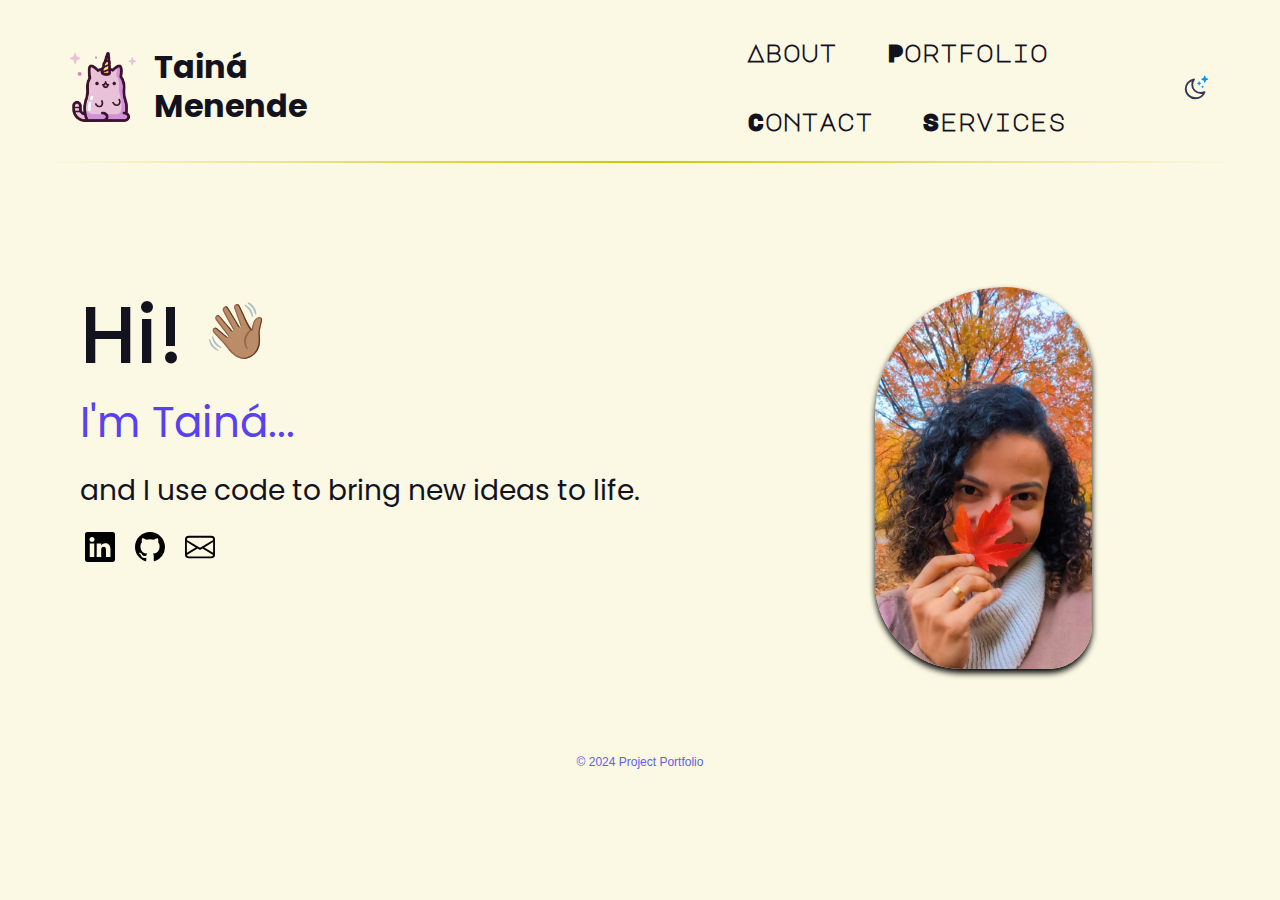
<file: index.html>
<!DOCTYPE html>
<html lang="en">
<head>
    <meta charset="UTF-8">
    <meta name="viewport" content="width=device-width, initial-scale=1.0">
    <title>Home</title>
    <link rel="icon" href="images\code-slash.svg" type="image/svg+xml">
    <link href="https://cdn.jsdelivr.net/npm/bootstrap@5.3.3/dist/css/bootstrap.min.css" rel="stylesheet" integrity="sha384-QWTKZyjpPEjISv5WaRU9OFeRpok6YctnYmDr5pNlyT2bRjXh0JMhjY6hW+ALEwIH" crossorigin="anonymous">
    <link rel="stylesheet" href="https://cdnjs.cloudflare.com/ajax/libs/font-awesome/6.0.0-beta3/css/all.min.css">
    <link rel="stylesheet" href="./style/index.css">
</head>
<body>
    <div id="page" class="container-fluid px-5">

   <!-- HEADER -->
   <header class="d-flex justify-content-between align-items-center py-3 position-relative">

    <div class="d-flex align-items-center">
        <img src="images\unicat.png" alt="cat logo" class="me-3" style="width: 70px; height: 70px;">
        <h2 class="mb-0">
            <a href="index.html" class="text-decoration-none">Tainá Menende</a>
        </h2>
    </div>
            
            <nav>
                <div class="menu-toggle" id="menu-toggle">
                  <span></span>
                  <span></span>
                  <span></span>
                </div>
                <ul class="nav">
                  <li class="nav-item">
                    <a href="about.html" class="nav-link">About</a>
                  </li>
                  <li class="nav-item">
                    <a href="portfolio.html" class="nav-link active">Portfolio</a>
                  </li>
                  <li class="nav-item">
                    <a href="contact.html" class="nav-link">Contact</a>
                  </li>
                  <li class="nav-item">
                    <a href="services.html" class="nav-link">Services</a>
                  </li>
                </ul>
              </nav>    
              
              
            <div id="theme-toggle" class="d-flex">
                <img id="sun-icon" src="images\sun.svg" alt="sun" style="width: 30px; height: 30px;">
                <img id="moon-icon" src="images\moon.svg" alt="moon" style="width: 30px; height: 30px;">
            </div>
            </header>

        <!-- MAIN -->
        <main class="mt-4">
          <div id="content" class="container-fluid px-0 d-flex row">
            <div id="textAbout">
            <h1>Hi! <img src="images\waving-hand.svg" alt="wave hand" class="wave-hand-icon"> </h1>
            <p class="name-text">I'm Tainá...</p>
            <p class="description-text">and I use code to bring new ideas to life.</p>

          <div class="social-links container-fluid px-0">
            <a href="https://www.linkedin.com/in/taimenende" target="_blank" class="social-icon">
                <svg xmlns="http://www.w3.org/2000/svg" width="16" height="16" fill="currentColor" class="bi bi-linkedin" viewBox="0 0 16 16">
                    <path d="M0 1.146C0 .513.526 0 1.175 0h13.65C15.474 0 16 .513 16 1.146v13.708c0 .633-.526 1.146-1.175 1.146H1.175C.526 16 0 15.487 0 14.854zm4.943 12.248V6.169H2.542v7.225zm-1.2-8.212c.837 0 1.358-.554 1.358-1.248-.015-.709-.52-1.248-1.342-1.248S2.4 3.226 2.4 3.934c0 .694.521 1.248 1.327 1.248zm4.908 8.212V9.359c0-.216.016-.432.08-.586.173-.431.568-.878 1.232-.878.869 0 1.216.662 1.216 1.634v3.865h2.401V9.25c0-2.22-1.184-3.252-2.764-3.252-1.274 0-1.845.7-2.165 1.193v.025h-.016l.016-.025V6.169h-2.4c.03.678 0 7.225 0 7.225z"/>
                  </svg>
            </a>
            <a href="https://github.com/taimenende" target="_blank" class="social-icon">
                <svg xmlns="http://www.w3.org/2000/svg" width="16" height="16" fill="currentColor" class="bi bi-github" viewBox="0 0 16 16">
                    <path d="M8 0C3.58 0 0 3.58 0 8c0 3.54 2.29 6.53 5.47 7.59.4.07.55-.17.55-.38 0-.19-.01-.82-.01-1.49-2.01.37-2.53-.49-2.69-.94-.09-.23-.48-.94-.82-1.13-.28-.15-.68-.52-.01-.53.63-.01 1.08.58 1.23.82.72 1.21 1.87.87 2.33.66.07-.52.28-.87.51-1.07-1.78-.2-3.64-.89-3.64-3.95 0-.87.31-1.59.82-2.15-.08-.2-.36-1.02.08-2.12 0 0 .67-.21 2.2.82.64-.18 1.32-.27 2-.27s1.36.09 2 .27c1.53-1.04 2.2-.82 2.2-.82.44 1.1.16 1.92.08 2.12.51.56.82 1.27.82 2.15 0 3.07-1.87 3.75-3.65 3.95.29.25.54.73.54 1.48 0 1.07-.01 1.93-.01 2.2 0 .21.15.46.55.38A8.01 8.01 0 0 0 16 8c0-4.42-3.58-8-8-8"/>
                  </svg>
            </a>
            <a href="mailto:https.tai.br@gmail.com" class="social-icon">
                <svg xmlns="http://www.w3.org/2000/svg" width="16" height="16" fill="currentColor" class="bi bi-envelope" viewBox="0 0 16 16">
                    <path d="M0 4a2 2 0 0 1 2-2h12a2 2 0 0 1 2 2v8a2 2 0 0 1-2 2H2a2 2 0 0 1-2-2zm2-1a1 1 0 0 0-1 1v.217l7 4.2 7-4.2V4a1 1 0 0 0-1-1zm13 2.383-4.708 2.825L15 11.105zm-.034 6.876-5.64-3.471L8 9.583l-1.326-.795-5.64 3.47A1 1 0 0 0 2 13h12a1 1 0 0 0 .966-.741M1 11.105l4.708-2.897L1 5.383z"/>
                  </svg>
            </a>
        </div>
        </div>

            <div class="photo-container d-flex">
                <img src="images\MyPicture.jpeg" alt="my photo" class="profile-photo">
              </div>
        </div>         
        </main>
    
        <!-- FOOTER -->
        <footer class="text-center py-3 mt-5">
            <p class="mb-0">© 2024 Project Portfolio</p>
        </footer>
    </div>

    <script src="https://cdn.jsdelivr.net/npm/bootstrap@5.3.3/dist/js/bootstrap.bundle.min.js" integrity="sha384-YvpcrYf0tY3lHB60NNkmXc5s9fDVZLESaAA55NDzOxhy9GkcIdslK1eN7N6jIeHz" crossorigin="anonymous"></script>
    <script src="js\index.js"></script>
</body>
</html>
</file>
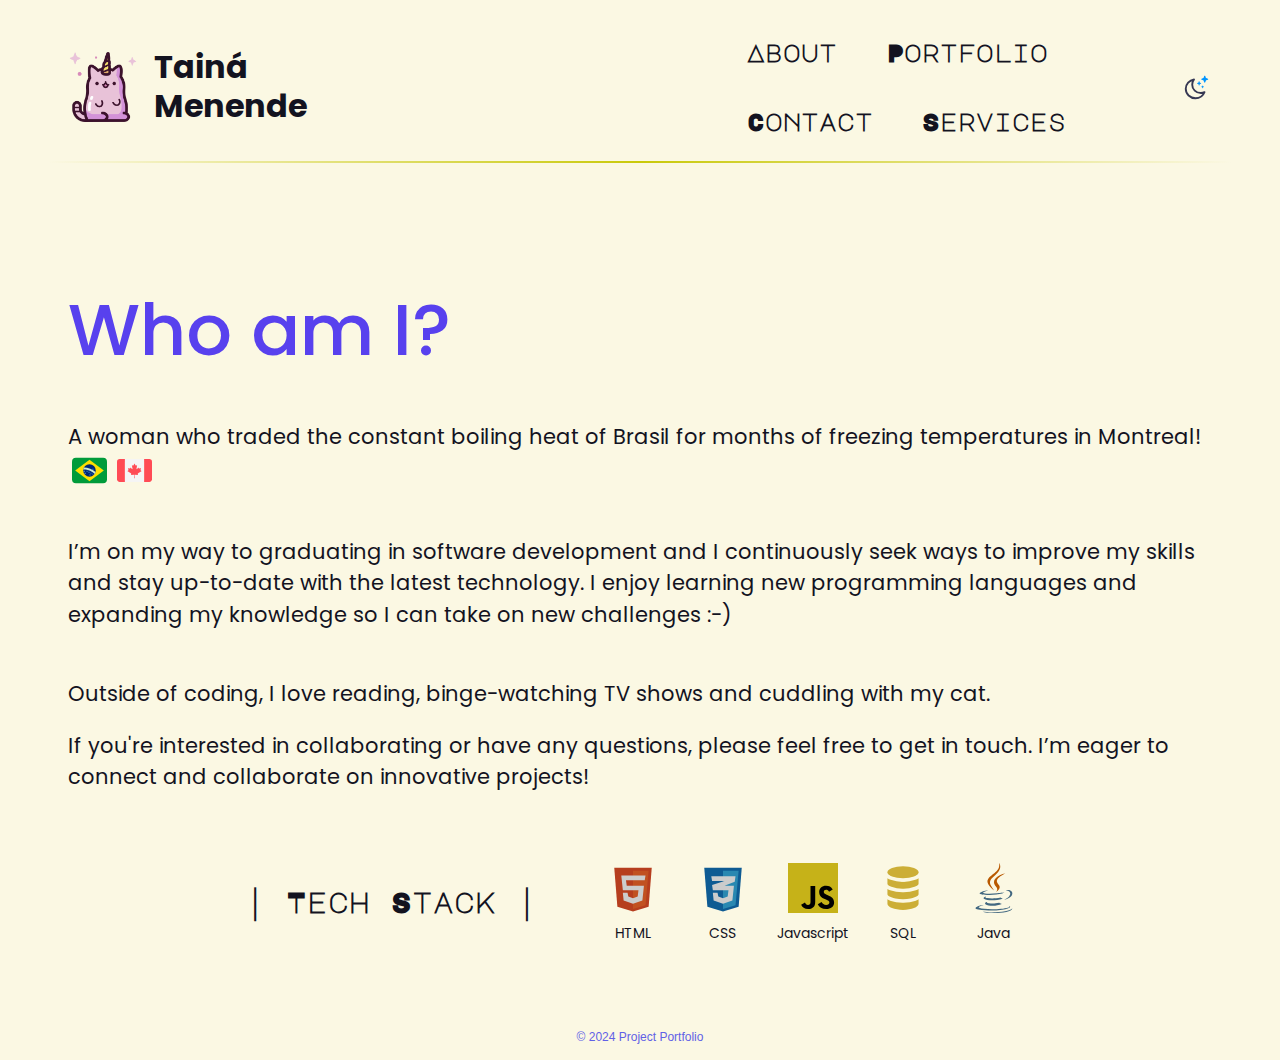
<file: about.html>
<!DOCTYPE html>
<html lang="en">
<head>
    <meta charset="UTF-8">
    <meta name="viewport" content="width=device-width, initial-scale=1.0">
    <title>About me</title>
    <link rel="icon" href="images\code-slash.svg" type="image/svg+xml">
    <link href="https://cdn.jsdelivr.net/npm/bootstrap@5.3.3/dist/css/bootstrap.min.css" rel="stylesheet" integrity="sha384-QWTKZyjpPEjISv5WaRU9OFeRpok6YctnYmDr5pNlyT2bRjXh0JMhjY6hW+ALEwIH" crossorigin="anonymous">
    <link rel="stylesheet" href="style/about.css">
</head>
<body>
    <div id="page" class="container-fluid px-5">
   <!-- HEADER -->
   <header class="d-flex justify-content-between align-items-center py-3 position-relative">

    <div class="d-flex align-items-center">
        <img src="images\unicat.png" alt="Logo" class="me-3" style="width: 70px; height: 70px;">
        <h2 class="mb-0">
            <a href="index.html" class="text-decoration-none">Tainá Menende</a>
        </h2>
    </div>
            
            <nav>
                <div class="menu-toggle" id="menu-toggle">
                  <span></span>
                  <span></span>
                  <span></span>
                </div>
                <ul class="nav">
                  <li class="nav-item">
                    <a href="about.html" class="nav-link">About</a>
                  </li>
                  <li class="nav-item">
                    <a href="portfolio.html" class="nav-link active">Portfolio</a>
                  </li>
                  <li class="nav-item">
                    <a href="contact.html" class="nav-link">Contact</a>
                  </li>
                  <li class="nav-item">
                    <a href="services.html" class="nav-link">Services</a>
                  </li>
                </ul>
              </nav>    
              
              
            <div id="theme-toggle" class="d-flex">
                <img id="sun-icon" src="images\sun.svg" alt="Sol" style="width: 30px; height: 30px;">
                <img id="moon-icon" src="images\moon.svg" alt="Lua" style="width: 30px; height: 30px;">
            </div>
            </header>

            <!-- MAIN -->
            <main class="mt-4">
                <div id="content" class="container-fluid px-0">
                    <h1>Who am I?</h1>
                    <p class="description-text my-5"> 
                        A woman who traded the constant boiling heat of Brasil for months of freezing temperatures in Montreal!
                        <img class="country mx-1" src="images\brasil.svg" alt="Javascript"> <img src="images\canada.svg" alt="Javascript">
                    </p>
                    <p class="description-text my-5">
                         I’m on my way to graduating in software development and I continuously seek ways to improve my skills and stay up-to-date with the latest technology. I enjoy learning new programming languages and expanding my knowledge so I can take on new challenges :-)
                    </p>
                    <p class="description-text">
                        Outside of coding, I love reading, binge-watching TV shows and cuddling with my cat.
                    </p>
                    <p class="description-text">
                        If you're interested in collaborating or have any questions, please feel free to get in touch. I’m eager to connect and collaborate on innovative projects!
                    </p>
                </div>

                <div class="tech-skills container-fluid px-0 d-flex text-center align-items-baseline justify-content-center">
                    <h2 class="tech-skills-text">│ Tech Stack │</h2>
                    <div class="tech-stack-icons row justify-content-space-between">
                        
                        <div class="col-3 col-md-2 tech-icon">
                            <img src="images\html5.svg" alt="HTML5">
                            <p>HTML</p>
                        </div>
                        <div class="col-3 col-md-2 tech-icon">
                            <img src="images\css3.svg" alt="CSS3">
                            <p>CSS</p>
                        </div>
                        <div class="col-3 col-md-2 tech-icon">
                            <img src="images\javascript.svg" alt="Javascript">
                            <p>Javascript</p>
                        </div>
                        <div class="col-3 col-md-2 tech-icon">
                            <img src="images\sql.svg" alt="SQL">
                            <p>SQL</p>
                        </div>
                        <div class="col-3 col-md-2 tech-icon">
                            <img src="images\java.svg" alt="Java">
                            <p>Java</p>
                        </div>
                    </div>
                </div>
          
        </main>
                  <!-- FOOTER -->
        <footer class="text-center py-3 mt-5 mb-3">
            <p>© 2024 Project Portfolio</p>
        </footer>
    </div>

    </div>
    <script src="https://cdn.jsdelivr.net/npm/bootstrap@5.3.3/dist/js/bootstrap.bundle.min.js" integrity="sha384-YvpcrYf0tY3lHB60NNkmXc5s9fDVZLESaAA55NDzOxhy9GkcIdslK1eN7N6jIeHz" crossorigin="anonymous"></script>
    <script src="js\index.js"></script>
</body>
</html>
</file>
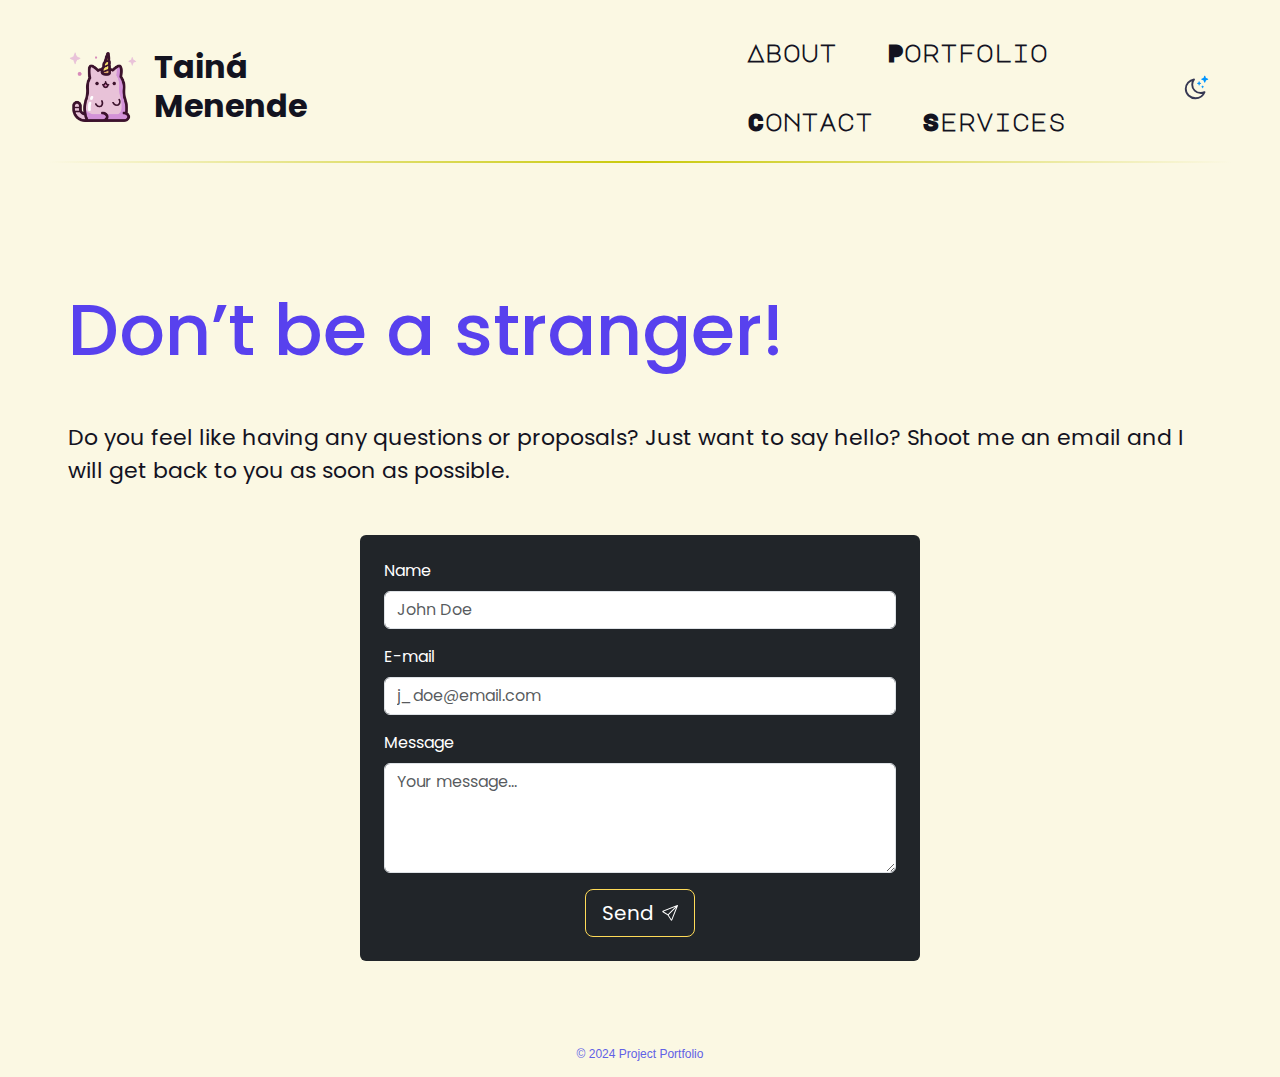
<file: contact.html>
<!DOCTYPE html>
<html lang="en">
<head>
    <meta charset="UTF-8">
    <meta name="viewport" content="width=device-width, initial-scale=1.0">
    <title>Contact</title>
    <link rel="icon" href="images\code-slash.svg" type="image/svg+xml">
    <link href="https://cdn.jsdelivr.net/npm/bootstrap@5.3.3/dist/css/bootstrap.min.css" rel="stylesheet" integrity="sha384-QWTKZyjpPEjISv5WaRU9OFeRpok6YctnYmDr5pNlyT2bRjXh0JMhjY6hW+ALEwIH" crossorigin="anonymous">
    <link rel="stylesheet" href="style/contact.css">
</head>
<body>
    <div id="page" class="container-fluid px-5">
         <!-- HEADER -->
   <header class="d-flex justify-content-between align-items-center py-3 position-relative">

    <div class="d-flex align-items-center">
        <img src="images\unicat.png" alt="Logo" class="me-3" style="width: 70px; height: 70px;">
        <h2 class="mb-0">
            <a href="index.html" class="text-decoration-none">Tainá Menende</a>
        </h2>
    </div>
            
            <nav>
                <div class="menu-toggle" id="menu-toggle">
                  <span></span>
                  <span></span>
                  <span></span>
                </div>
                <ul class="nav">
                  <li class="nav-item">
                    <a href="about.html" class="nav-link">About</a>
                  </li>
                  <li class="nav-item">
                    <a href="portfolio.html" class="nav-link active">Portfolio</a>
                  </li>
                  <li class="nav-item">
                    <a href="contact.html" class="nav-link">Contact</a>
                  </li>
                  <li class="nav-item">
                    <a href="services.html" class="nav-link">Services</a>
                  </li>
                </ul>
              </nav>    
              
              
            <div id="theme-toggle" class="d-flex">
                <img id="sun-icon" src="images\sun.svg" alt="Sol" style="width: 30px; height: 30px;">
                <img id="moon-icon" src="images\moon.svg" alt="Lua" style="width: 30px; height: 30px;">
            </div>
    </header>

            <!-- MAIN -->
            <main class="mt-4">
                <div class="contact-container container-fluid px-0">
                    <h1>Don’t be a stranger!</h1>
                    <p class="text-contact mt-5">Do you feel like having any questions or proposals? Just want to say hello? Shoot me an email and I will get back to you as soon as possible.</p>
                    
                    <div class="row justify-content-center mt-5">
                        <div class="col-md-6">
                            <form action="#" method="POST" class="bg-dark p-4 rounded">
                                <div class="mb-3">
                                    <label for="name" class="form-label text-white">Name</label>
                                    <input type="text" class="form-control" id="name" placeholder="John Doe">
                                </div>
                                <div class="mb-3">
                                    <label for="email" class="form-label text-white">E-mail</label>
                                    <input type="email" class="form-control" id="email" placeholder="j_doe@email.com">
                                </div>
                                <div class="mb-3">
                                    <label for="message" class="form-label text-white">Message</label>
                                    <textarea class="form-control" id="message" rows="4" placeholder="Your message..."></textarea>
                                </div>
                                
                                <div class="d-flex justify-content-center">
                                <button type="submit" class="btn btn-lg d-flex align-items-center"> Send 
                                    <svg xmlns="http://www.w3.org/2000/svg" width="16" height="16" fill="currentColor" class="bi bi-send ms-2" viewBox="0 0 16 16">
                                        <path d="M15.854.146a.5.5 0 0 1 .11.54l-5.819 14.547a.75.75 0 0 1-1.329.124l-3.178-4.995L.643 7.184a.75.75 0 0 1 .124-1.33L15.314.037a.5.5 0 0 1 .54.11ZM6.636 10.07l2.761 4.338L14.13 2.576zm6.787-8.201L1.591 6.602l4.339 2.76z"/>
                                      </svg>
                                </button>
                                </div>
                            </form>
                        </div>
                    </div>
                </div>
            </main>
                              <!-- FOOTER -->
        <footer class="text-center py-3 mt-5 mb-3">
            <p>© 2024 Project Portfolio</p>
        </footer>
    </div>

    </div>
    <script src="https://cdn.jsdelivr.net/npm/bootstrap@5.3.3/dist/js/bootstrap.bundle.min.js" integrity="sha384-YvpcrYf0tY3lHB60NNkmXc5s9fDVZLESaAA55NDzOxhy9GkcIdslK1eN7N6jIeHz" crossorigin="anonymous"></script>
    <script src="js\index.js"></script>
</body>
</html>
</file>
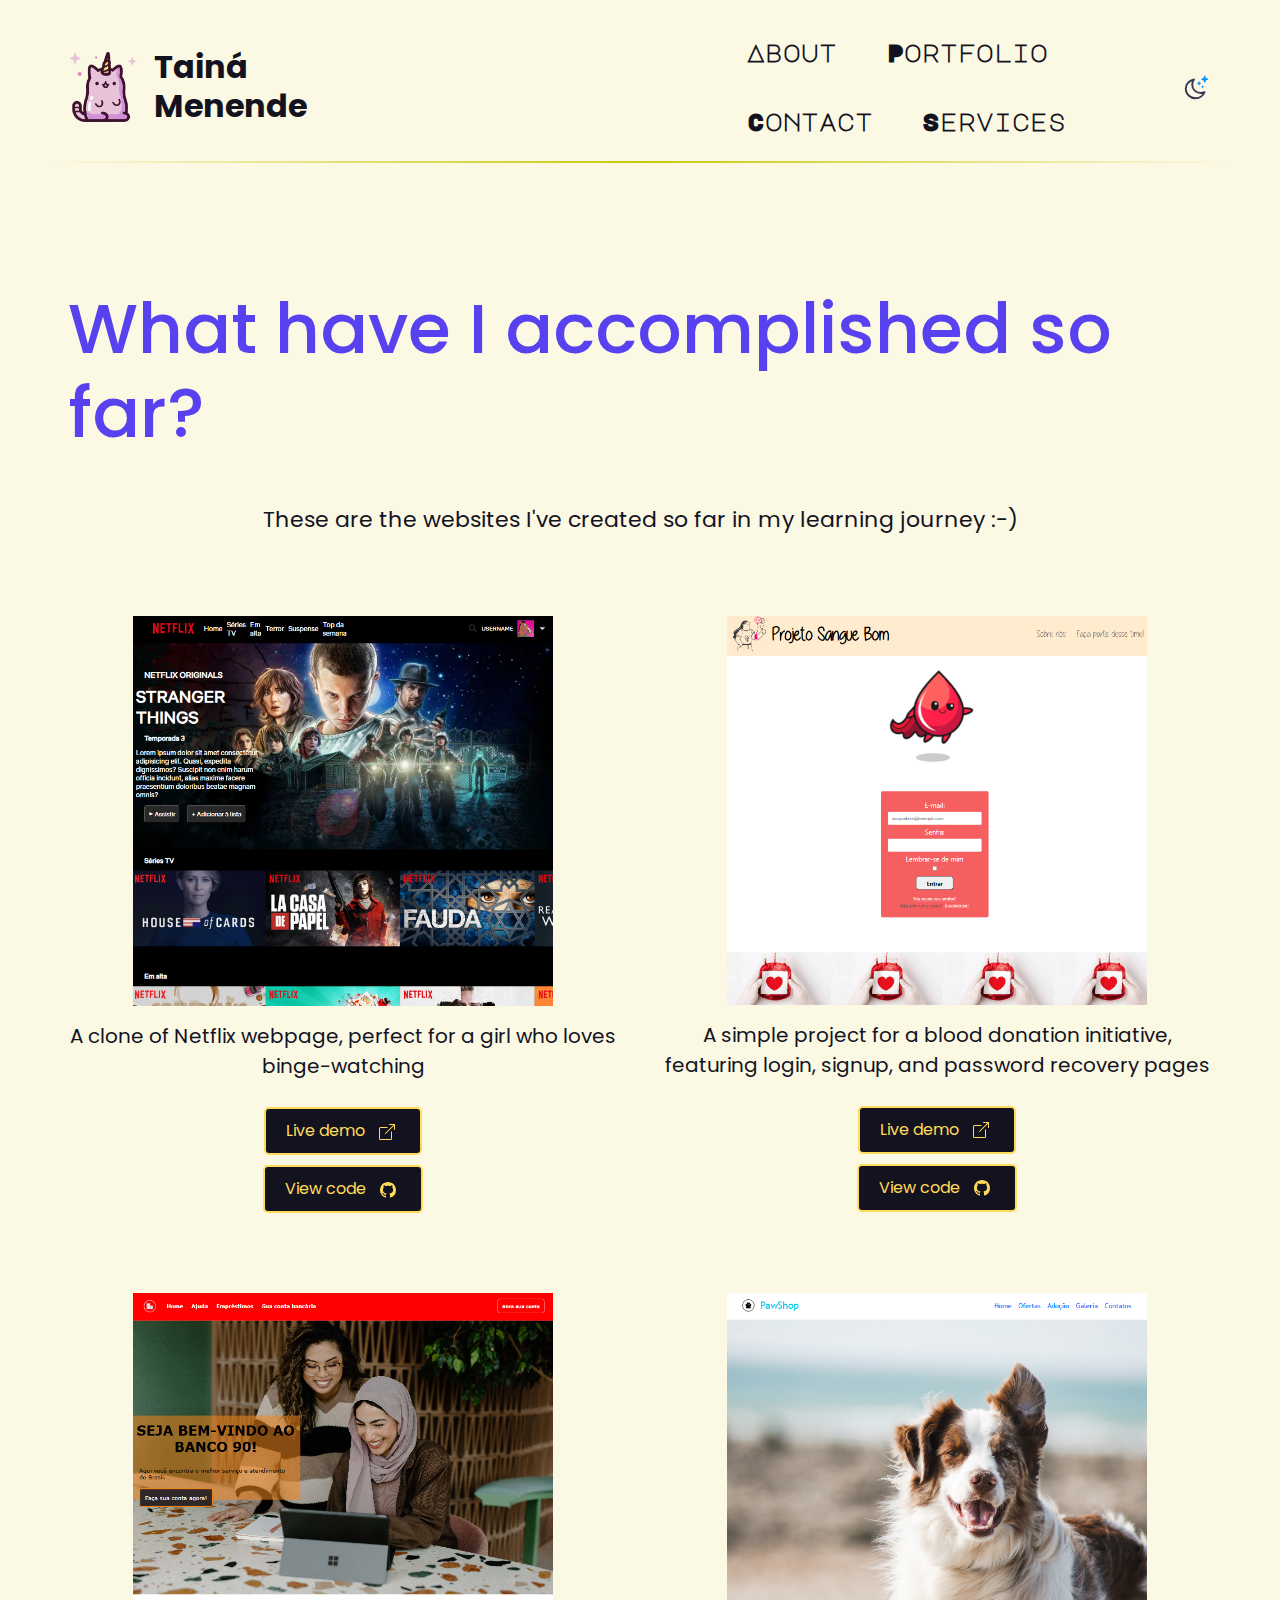
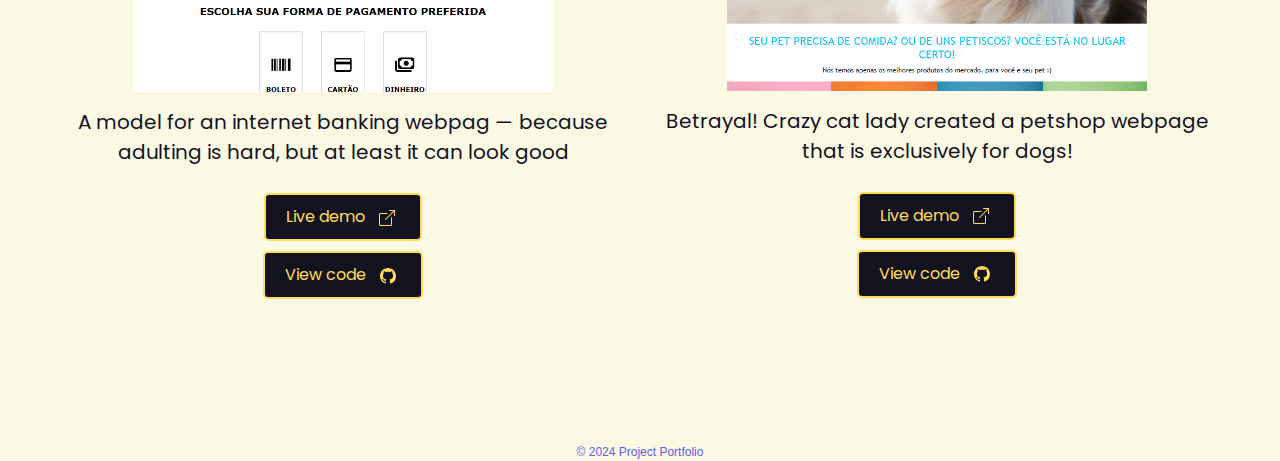
<file: portfolio.html>
<!DOCTYPE html>
<html lang="en">
<head>
    <meta charset="UTF-8">
    <meta name="viewport" content="width=device-width, initial-scale=1.0">
    <title>My portfolio</title>
    <link rel="icon" href="images\code-slash.svg" type="image/svg+xml">
    <link href="https://cdn.jsdelivr.net/npm/bootstrap@5.3.3/dist/css/bootstrap.min.css" rel="stylesheet" integrity="sha384-QWTKZyjpPEjISv5WaRU9OFeRpok6YctnYmDr5pNlyT2bRjXh0JMhjY6hW+ALEwIH" crossorigin="anonymous">
    <link rel="stylesheet" href="./style/portfolio.css">
    
</head>
<body>
    <div id="page" class="container-fluid px-5">
   <!-- HEADER -->
   <header class="d-flex justify-content-between align-items-center py-3 position-relative">

    <div class="d-flex align-items-center">
        <img src="images\unicat.png" alt="Logo" class="me-3" style="width: 70px; height: 70px;">
        <h2 class="mb-0">
            <a href="index.html" class="text-decoration-none">Tainá Menende</a>
        </h2>
    </div>
            
            <nav>
                <div class="menu-toggle" id="menu-toggle">
                  <span></span>
                  <span></span>
                  <span></span>
                </div>
                <ul class="nav">
                  <li class="nav-item">
                    <a href="about.html" class="nav-link">About</a>
                  </li>
                  <li class="nav-item">
                    <a href="portfolio.html" class="nav-link active">Portfolio</a>
                  </li>
                  <li class="nav-item">
                    <a href="contact.html" class="nav-link">Contact</a>
                  </li>
                  <li class="nav-item">
                    <a href="services.html" class="nav-link">Services</a>
                  </li>
                </ul>
              </nav>    
              
              
            <div id="theme-toggle" class="d-flex">
                <img id="sun-icon" src="images\sun.svg" alt="Sol" style="width: 30px; height: 30px;">
                <img id="moon-icon" src="images\moon.svg" alt="Lua" style="width: 30px; height: 30px;">
            </div>
            </header>

        <!-- MAIN -->
        <main class="mt-4">
          <div id="content" class="container-fluid px-0">
            <h1>What have I accomplished so far? </h1>
            <p class="description-text text-center my-5" style="font-size: 22px">These are the websites I've created so far in my learning journey :-)</p>
          </div>

          <div class="projects container-fluid px-0">

            <div class="netflix d-flex"> <!--Netflix project -->
                <img src="images\NetflixClone.png" alt="NeftlixClone webpage">
                <div class="project-description">
                    <p>A clone of Netflix webpage, perfect for a girl who loves binge-watching</p>
                </div>

               <div class="buttons d-flex container-fluid px-0">
                <a href="https://taimenende.github.io/NetflixClone/" target="_blank" class="button d-flex-row"> Live demo
                    <svg xmlns="http://www.w3.org/2000/svg" width="16" height="16" fill="currentColor" class="bi bi-box-arrow-up-right" viewBox="0 0 16 16">
                        <path fill-rule="evenodd" d="M8.636 3.5a.5.5 0 0 0-.5-.5H1.5A1.5 1.5 0 0 0 0 4.5v10A1.5 1.5 0 0 0 1.5 16h10a1.5 1.5 0 0 0 1.5-1.5V7.864a.5.5 0 0 0-1 0V14.5a.5.5 0 0 1-.5.5h-10a.5.5 0 0 1-.5-.5v-10a.5.5 0 0 1 .5-.5h6.636a.5.5 0 0 0 .5-.5"/>
                        <path fill-rule="evenodd" d="M16 .5a.5.5 0 0 0-.5-.5h-5a.5.5 0 0 0 0 1h3.793L6.146 9.146a.5.5 0 1 0 .708.708L15 1.707V5.5a.5.5 0 0 0 1 0z"/>
                      </svg> </a> 
                <a href="https://github.com/taimenende/NetflixClone" target="_blank" class="button d-flex-row"> View code
                    <svg xmlns="http://www.w3.org/2000/svg" width="16" height="16" fill="currentColor" class="bi bi-github" viewBox="0 0 16 16">
                        <path d="M8 0C3.58 0 0 3.58 0 8c0 3.54 2.29 6.53 5.47 7.59.4.07.55-.17.55-.38 0-.19-.01-.82-.01-1.49-2.01.37-2.53-.49-2.69-.94-.09-.23-.48-.94-.82-1.13-.28-.15-.68-.52-.01-.53.63-.01 1.08.58 1.23.82.72 1.21 1.87.87 2.33.66.07-.52.28-.87.51-1.07-1.78-.2-3.64-.89-3.64-3.95 0-.87.31-1.59.82-2.15-.08-.2-.36-1.02.08-2.12 0 0 .67-.21 2.2.82.64-.18 1.32-.27 2-.27s1.36.09 2 .27c1.53-1.04 2.2-.82 2.2-.82.44 1.1.16 1.92.08 2.12.51.56.82 1.27.82 2.15 0 3.07-1.87 3.75-3.65 3.95.29.25.54.73.54 1.48 0 1.07-.01 1.93-.01 2.2 0 .21.15.46.55.38A8.01 8.01 0 0 0 16 8c0-4.42-3.58-8-8-8"/>
                      </svg>  
                    </a>
                </div> 
            </div>

            <div class="sanguebom d-flex"> <!-- Sangue bom project -->
                <img src="images\SangueBom.png" alt="SangueBom webpage">
                <div class="project-description">
                    <p>A simple project for a blood donation initiative, featuring login, signup, and password recovery pages</p>
                </div>

                <div class="buttons d-flex container-fluid px-0"> 
                <a href="https://taimenende.github.io/ProjetoSangueBom/" target="_blank" class="button d-flex-row"> Live demo 
                    <svg xmlns="http://www.w3.org/2000/svg" width="16" height="16" fill="currentColor" class="bi bi-box-arrow-up-right" viewBox="0 0 16 16">
                        <path fill-rule="evenodd" d="M8.636 3.5a.5.5 0 0 0-.5-.5H1.5A1.5 1.5 0 0 0 0 4.5v10A1.5 1.5 0 0 0 1.5 16h10a1.5 1.5 0 0 0 1.5-1.5V7.864a.5.5 0 0 0-1 0V14.5a.5.5 0 0 1-.5.5h-10a.5.5 0 0 1-.5-.5v-10a.5.5 0 0 1 .5-.5h6.636a.5.5 0 0 0 .5-.5"/>
                        <path fill-rule="evenodd" d="M16 .5a.5.5 0 0 0-.5-.5h-5a.5.5 0 0 0 0 1h3.793L6.146 9.146a.5.5 0 1 0 .708.708L15 1.707V5.5a.5.5 0 0 0 1 0z"/>
                      </svg>
                </a> 

                <a href="https://github.com/taimenende/ProjetoSangueBom" target="_blank" class="button d-flex-row"> View code
                <svg xmlns="http://www.w3.org/2000/svg" width="16" height="16" fill="currentColor" class="bi bi-github" viewBox="0 0 16 16">
                    <path d="M8 0C3.58 0 0 3.58 0 8c0 3.54 2.29 6.53 5.47 7.59.4.07.55-.17.55-.38 0-.19-.01-.82-.01-1.49-2.01.37-2.53-.49-2.69-.94-.09-.23-.48-.94-.82-1.13-.28-.15-.68-.52-.01-.53.63-.01 1.08.58 1.23.82.72 1.21 1.87.87 2.33.66.07-.52.28-.87.51-1.07-1.78-.2-3.64-.89-3.64-3.95 0-.87.31-1.59.82-2.15-.08-.2-.36-1.02.08-2.12 0 0 .67-.21 2.2.82.64-.18 1.32-.27 2-.27s1.36.09 2 .27c1.53-1.04 2.2-.82 2.2-.82.44 1.1.16 1.92.08 2.12.51.56.82 1.27.82 2.15 0 3.07-1.87 3.75-3.65 3.95.29.25.54.73.54 1.48 0 1.07-.01 1.93-.01 2.2 0 .21.15.46.55.38A8.01 8.01 0 0 0 16 8c0-4.42-3.58-8-8-8"/>
                  </svg> </a>
            </div>
            </div>

            <div class="banco90 d-flex"> <!-- Banco90 project -->
                <img src="images\Banco900.png" alt="Banco90 webpage">
                <div class="project-description">
                    <p>A model for an internet banking webpag — because adulting is hard, but at least it can look good</p>
                </div>
            
                <div class="buttons d-flex container-fluid px-0"> 
                    <a href="https://taimenende.github.io/Banco90/" target="_blank" class="button d-flex-row"> Live demo
                        <svg xmlns="http://www.w3.org/2000/svg" width="16" height="16" fill="currentColor" class="bi bi-box-arrow-up-right" viewBox="0 0 16 16">
                            <path fill-rule="evenodd" d="M8.636 3.5a.5.5 0 0 0-.5-.5H1.5A1.5 1.5 0 0 0 0 4.5v10A1.5 1.5 0 0 0 1.5 16h10a1.5 1.5 0 0 0 1.5-1.5V7.864a.5.5 0 0 0-1 0V14.5a.5.5 0 0 1-.5.5h-10a.5.5 0 0 1-.5-.5v-10a.5.5 0 0 1 .5-.5h6.636a.5.5 0 0 0 .5-.5"/>
                            <path fill-rule="evenodd" d="M16 .5a.5.5 0 0 0-.5-.5h-5a.5.5 0 0 0 0 1h3.793L6.146 9.146a.5.5 0 1 0 .708.708L15 1.707V5.5a.5.5 0 0 0 1 0z"/>
                        </svg> 
                    </a>
                    <a href="https://github.com/taimenende/Banco90" target="_blank" class="button d-flex-row"> View code
                        <svg xmlns="http://www.w3.org/2000/svg" width="16" height="16" fill="currentColor" class="bi bi-github" viewBox="0 0 16 16">
                            <path d="M8 0C3.58 0 0 3.58 0 8c0 3.54 2.29 6.53 5.47 7.59.4.07.55-.17.55-.38 0-.19-.01-.82-.01-1.49-2.01.37-2.53-.49-2.69-.94-.09-.23-.48-.94-.82-1.13-.28-.15-.68-.52-.01-.53.63-.01 1.08.58 1.23.82.72 1.21 1.87.87 2.33.66.07-.52.28-.87.51-1.07-1.78-.2-3.64-.89-3.64-3.95 0-.87.31-1.59.82-2.15-.08-.2-.36-1.02.08-2.12 0 0 .67-.21 2.2.82.64-.18 1.32-.27 2-.27s1.36.09 2 .27c1.53-1.04 2.2-.82 2.2-.82.44 1.1.16 1.92.08 2.12.51.56.82 1.27.82 2.15 0 3.07-1.87 3.75-3.65 3.95.29.25.54.73.54 1.48 0 1.07-.01 1.93-.01 2.2 0 .21.15.46.55.38A8.01 8.01 0 0 0 16 8c0-4.42-3.58-8-8-8"/>
                        </svg>  
                    </a>
                </div> 
            </div>
            
            
            <div class="pawshop d-flex"> <!-- PawShop project -->
                <img src="images/Pawshopp.png" alt="PawShop webpage">
                <div class="project-description">
                    <p>Betrayal! Crazy cat lady created a petshop webpage that is exclusively for dogs!</p>
                </div>
            
                <div class="buttons d-flex container-fluid px-0">
                    <a href="https://taimenende.github.io/PawShop/" target="_blank" class="button d-flex-row"> Live demo
                        <svg xmlns="http://www.w3.org/2000/svg" width="16" height="16" fill="currentColor" class="bi bi-box-arrow-up-right" viewBox="0 0 16 16">
                            <path fill-rule="evenodd" d="M8.636 3.5a.5.5 0 0 0-.5-.5H1.5A1.5 1.5 0 0 0 0 4.5v10A1.5 1.5 0 0 0 1.5 16h10a1.5 1.5 0 0 0 1.5-1.5V7.864a.5.5 0 0 0-1 0V14.5a.5.5 0 0 1-.5.5h-10a.5.5 0 0 1-.5-.5v-10a.5.5 0 0 1 .5-.5h6.636a.5.5 0 0 0 .5-.5"/>
                            <path fill-rule="evenodd" d="M16 .5a.5.5 0 0 0-.5-.5h-5a.5.5 0 0 0 0 1h3.793L6.146 9.146a.5.5 0 1 0 .708.708L15 1.707V5.5a.5.5 0 0 0 1 0z"/>
                        </svg>
                    </a>
            
                    <a href="https://github.com/taimenende/PawShop" target="_blank" class="button d-flex-row"> View code
                        <svg xmlns="http://www.w3.org/2000/svg" width="16" height="16" fill="currentColor" class="bi bi-github" viewBox="0 0 16 16">
                            <path d="M8 0C3.58 0 0 3.58 0 8c0 3.54 2.29 6.53 5.47 7.59.4.07.55-.17.55-.38 0-.19-.01-.82-.01-1.49-2.01.37-2.53-.49-2.69-.94-.09-.23-.48-.94-.82-1.13-.28-.15-.68-.52-.01-.53.63-.01 1.08.58 1.23.82.72 1.21 1.87.87 2.33.66.07-.52.28-.87.51-1.07-1.78-.2-3.64-.89-3.64-3.95 0-.87.31-1.59.82-2.15-.08-.2-.36-1.02.08-2.12 0 0 .67-.21 2.2.82.64-.18 1.32-.27 2-.27s1.36.09 2 .27c1.53-1.04 2.2-.82 2.2-.82.44 1.1.16 1.92.08 2.12.51.56.82 1.27.82 2.15 0 3.07-1.87 3.75-3.65 3.95.29.25.54.73.54 1.48 0 1.07-.01 1.93-.01 2.2 0 .21.15.46.55.38A8.01 8.01 0 0 0 16 8c0-4.42-3.58-8-8-8"/>
                        </svg>
                    </a>
                </div>
            </div>  
          </main>

    <!-- FOOTER -->
    <footer class="text-center py-3 mt-5">
        <p class="mb-0">© 2024 Project Portfolio</p>
    </footer>

</div>
<script src="https://cdn.jsdelivr.net/npm/bootstrap@5.3.3/dist/js/bootstrap.bundle.min.js" integrity="sha384-YvpcrYf0tY3lHB60NNkmXc5s9fDVZLESaAA55NDzOxhy9GkcIdslK1eN7N6jIeHz" crossorigin="anonymous"></script>
<script src="js\index.js"></script>
</body>
</html>
</file>
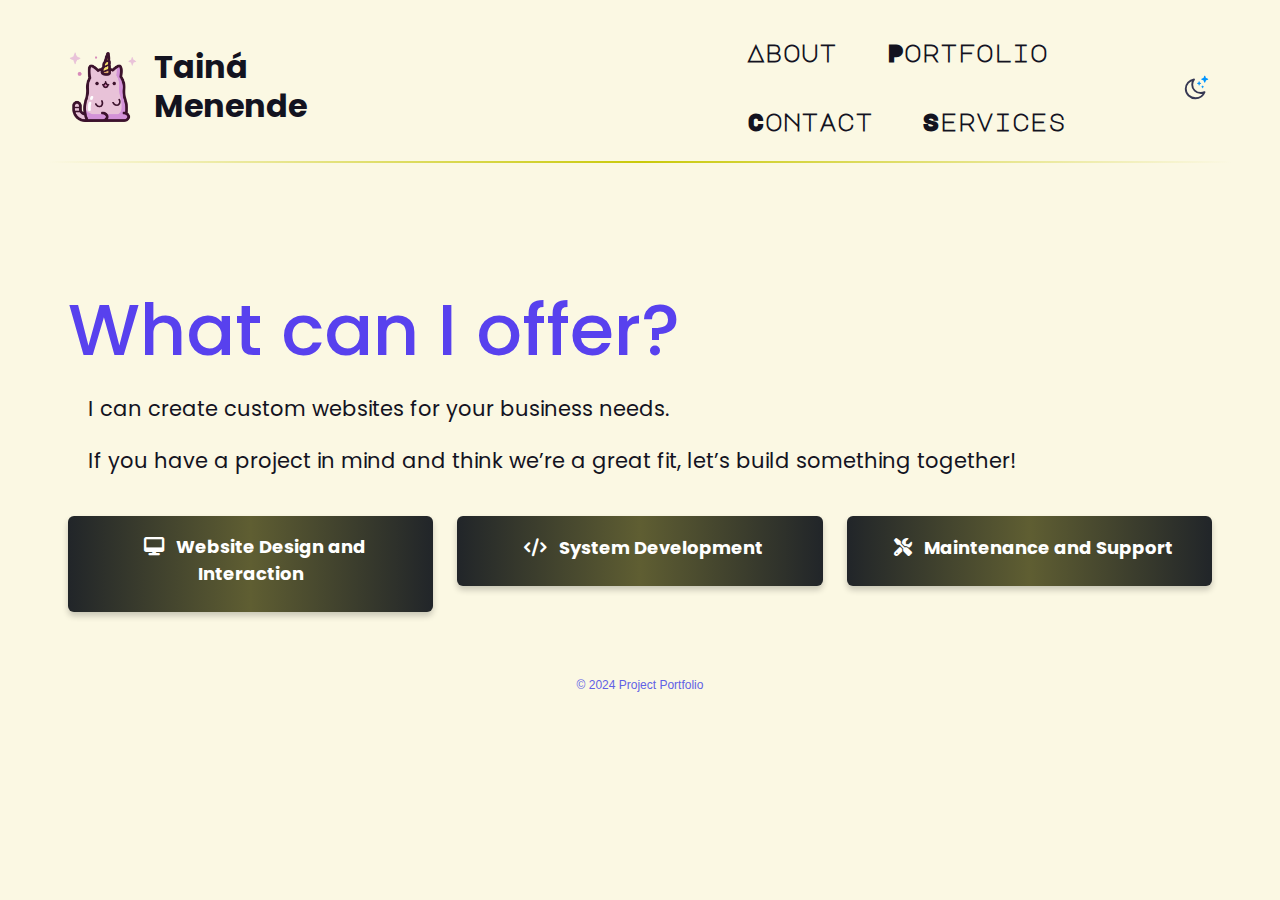
<file: services.html>
<!DOCTYPE html>
<html lang="en">
<head>
    <meta charset="UTF-8">
    <meta name="viewport" content="width=device-width, initial-scale=1.0">
    <title>Services</title>
    <link rel="icon" href="images\code-slash.svg" type="image/svg+xml">
    <link href="https://cdn.jsdelivr.net/npm/bootstrap@5.3.3/dist/css/bootstrap.min.css" rel="stylesheet" integrity="sha384-QWTKZyjpPEjISv5WaRU9OFeRpok6YctnYmDr5pNlyT2bRjXh0JMhjY6hW+ALEwIH" crossorigin="anonymous">
    <link href="https://cdnjs.cloudflare.com/ajax/libs/font-awesome/6.5.1/css/all.min.css" rel="stylesheet">
    <link rel="stylesheet" href="style/services.css">
</head>
<body>
    <div id="page" class="container-fluid px-5">

           <!-- HEADER -->
   <header class="d-flex justify-content-between align-items-center py-3 position-relative">

    <div class="d-flex align-items-center">
        <img src="images\unicat.png" alt="Logo" class="me-3" style="width: 70px; height: 70px;">
        <h2 class="mb-0">
            <a href="index.html" class="text-decoration-none">Tainá Menende</a>
        </h2>
    </div>
            
            <nav>
                <div class="menu-toggle" id="menu-toggle">
                  <span></span>
                  <span></span>
                  <span></span>
                </div>
                <ul class="nav">
                  <li class="nav-item">
                    <a href="about.html" class="nav-link">About</a>
                  </li>
                  <li class="nav-item">
                    <a href="portfolio.html" class="nav-link active">Portfolio</a>
                  </li>
                  <li class="nav-item">
                    <a href="contact.html" class="nav-link">Contact</a>
                  </li>
                  <li class="nav-item">
                    <a href="services.html" class="nav-link">Services</a>
                  </li>
                </ul>
              </nav>    
              
              
            <div id="theme-toggle" class="d-flex">
                <img id="sun-icon" src="images\sun.svg" alt="Sol" style="width: 30px; height: 30px;">
                <img id="moon-icon" src="images\moon.svg" alt="Lua" style="width: 30px; height: 30px;">
            </div>
            </header>

                      <!-- MAIN -->
                      <main class="mt-4">
                        <div id="content" class="container-fluid px-0">
                            <h1>What can I offer?</h1>
                            <p class="description-text">
                                I can create custom websites for your business needs.
                            </p>
                            <p class="description-text">
                                If you have a project in mind and think we’re a great fit, let’s build something together!
                            </p>
                        </div>

                       
                        <div id="services-menu" class="container-fluid px-0">
                            <div class="row">
                                <!-- Website Design and Interaction -->
                                <div class="col-md-4">
                                    <div class="card bg-dark text-white border-0">
                                        <div class="card-header">
                                            <h2 class="card-title text-center">
                                                <button class="btn btn-link text-white text-decoration-none" data-bs-toggle="collapse" data-bs-target="#website-design">
                                                    <i class="fas fa-desktop mx-2"></i> Website Design and Interaction
                                                </button>
                                            </h2>
                                        </div>
                                        <div id="website-design" class="collapse">
                                            <ul class="list-group list-group-flush bg-dark text-white">
                                                <li class="list-group-item bg-dark text-white">
                                                    <i class="fas fa-mobile-alt"></i> Optimized pages for desktop, mobile, and tablets
                                                </li>
                                                <li class="list-group-item bg-dark text-white">
                                                    <i class="fas fa-layer-group"></i> Clean and user-friendly layouts
                                                </li>
                                                <li class="list-group-item bg-dark text-white">
                                                    <i class="fas fa-magic"></i> Eye-catching visual effects, engaging interactivity
                                                </li>
                                            </ul>
                                        </div>
                                    </div>
                                </div>
                        
                                <!-- System and Functionality Development -->
                                <div class="col-md-4">
                                    <div class="card bg-dark text-white border-0">
                                        <div class="card-header">
                                            <h2 class="card-title text-center">
                                                <button class="btn btn-link text-white text-decoration-none" data-bs-toggle="collapse" data-bs-target="#system-development">
                                                    <i class="fas fa-code mx-2"></i> System Development
                                                </button>
                                            </h2>
                                        </div>
                                        <div id="system-development" class="collapse">
                                            <ul class="list-group list-group-flush bg-dark text-white">
                                                <li class="list-group-item bg-dark text-white">
                                                    <i class="fas fa-shield-alt"></i> Building robust and secure systems
                                                </li>
                                                <li class="list-group-item bg-dark text-white">
                                                    <i class="fas fa-plug"></i> Adding new capabilities through APIs
                                                </li>
                                                <li class="list-group-item bg-dark text-white">
                                                    <i class="fas fa-database"></i> Ensuring accurate user data entry
                                                </li>
                                            </ul>
                                        </div>
                                    </div>
                                </div>
                        
                                <!-- Maintenance and Support -->
                                <div class="col-md-4">
                                    <div class="card bg-dark text-white border-0">
                                        <div class="card-header">
                                            <h2 class="card-title text-center">
                                                <button class="btn btn-link text-white text-decoration-none" data-bs-toggle="collapse" data-bs-target="#maintenance-support">
                                                    <i class="fas fa-tools mx-2"></i> Maintenance and Support
                                                </button>
                                            </h2>
                                        </div>
                                        <div id="maintenance-support" class="collapse">
                                            <ul class="list-group list-group-flush bg-dark text-white">
                                                <li class="list-group-item bg-dark text-white">
                                                    <i class="fas fa-wrench"></i> Fixing issues to ensure smooth operation
                                                </li>
                                                <li class="list-group-item bg-dark text-white">
                                                    <i class="fas fa-tachometer-alt"></i> Performance boost and optimization
                                                </li>
                                                <li class="list-group-item bg-dark text-white">
                                                    <i class="fas fa-lightbulb"></i> Helping you plan and execute your ideas
                                                </li>
                                            </ul>
                                        </div>
                                    </div>
                                </div>
                            </div>
                        </div>
                        
          
                  <!-- FOOTER -->
                  <footer class="text-center py-3 mt-5 mb-3">
                    <p>© 2024 Project Portfolio</p>
                </footer>
            </div>
        
            </div>
            <script src="https://cdn.jsdelivr.net/npm/bootstrap@5.3.3/dist/js/bootstrap.bundle.min.js" integrity="sha384-YvpcrYf0tY3lHB60NNkmXc5s9fDVZLESaAA55NDzOxhy9GkcIdslK1eN7N6jIeHz" crossorigin="anonymous"></script>
            <script src="js\index.js"></script>
        </body>
        </html>
</file>
<file: style/index.css>
@import url("https://fonts.googleapis.com/css2?family=DM+Sans:wght@400;500;700&family=Poppins:wght@500;600&display=swap");
@import url('https://fonts.googleapis.com/css2?family=Major+Mono+Display&display=swap');

* {
    margin: 0;
    padding: 0;
    box-sizing: border-box;
}

body{
    transition: background-color 0.3s ease, color 0.3s ease;
}

.dark-mode{
    background-color: #13131F;
    color: white;
}

.light-mode{
    background-color: #faf7dfdf;
}

#theme-toggle {
    cursor: pointer;
    font-size: 1.5rem;
}

/* HEADER */
header {
    display: flex;
    justify-content: space-between;
    align-items: center;
    padding: 0 20px;
    color: white;
    position: relative;
    margin-top: 10px;
}

header::after { /* Pseudoelement  */
    content: ""; 
    position: absolute; 
    bottom: 0; 
    left: 0;
    width: 100%; 
    height: 2px; 
    background: linear-gradient(to right, transparent, #c9c90a, transparent); 
}

header h2 a {
    color: white;
    font-size: 24pt;
    font-family: 'Poppins';
    font-weight: bold;
}

.light-mode header h2 a{
    color: #13131F;
}

header h2 a:hover {
    color: #FFDB58;
}

.light-mode header h2 a:hover{
    color: #5841ee;
}

/* NAV */
nav .nav {
    display: flex;
    gap: 17px;
    margin-left: 400px;
}

nav .nav-item .nav-link {
    text-decoration: none;
    color: whitesmoke;
    font-size: 18pt;
    font-family: 'Major Mono Display';
}

.light-mode 
nav .nav-item .nav-link{
    color: #13131F;
    font-weight: bold;
}


nav .nav-item .nav-link:hover {
    color: #FFDB58;
    font-weight: bold;
}

.light-mode .nav-item .nav-link:hover {
    color: #5841ee;
}


/* HAMBURGER MENU */
.menu-toggle{
    display: none;
    flex-direction: column;
    cursor: pointer;
    gap: 5px;
}

.menu-toggle span{
    width: 25px;
    height: 2px;
    background-color: whitesmoke;
}

@media (max-width: 768px){
    .menu-toggle{
        display: flex;
    }
    nav .nav{
        display: none;
        flex-direction: column;
        position: absolute;
        top: 60px;
        right: 20px;
        background-color: #FFDB58;
        border-radius: 5px;
        padding: 10px 0;
        width: 200px;
        z-index: 1000;
    }
    nav .nav.active{
        display: flex;
    }
    nav .nav-item{
        text-align: center;
    }
    nav .nav-item .nav-link{
        font-size: 16pt;
        padding: 10px 0;
    }
}

/* MAIN */
main {
    font-family: 'Poppins', sans-serif;
    padding: 40px 0;
    color: #E1DBDB;
    text-align: center;
    padding: 20px;
}

#content {
    width: auto;
    max-width: 1200px;
    text-align: left;
    padding-top: 80px;
    margin: 0 auto;
    padding-left: 20px;
}

#textAbout{
    width: 60%;
}

#content h1{
    font-size: 80px;
}


.light-mode #content h1{
    color: #13131F;
}

.wave-hand-icon{
    width: 4rem;
    height: 4rem;
    vertical-align: baseline;
}

#content .name-text{
    font-size: 42px;
    color: #FFDB58;
}

.light-mode #content .name-text{
    color:#5841ee;
}


#content .description-text{
    font-size: 28px;
    color: #E1DBDB;
    margin-top: 10px;
}

.light-mode #content .description-text{
    color: #13131F;
}

.social-links{
    display: flex;
    justify-content: flex-start;
    gap: 10px;
    margin-top: 20px;
    width: auto;
    max-width: 1200px;
    text-align: left;
}

.social-icon svg{
    width: 40px;
    height: 30px;
    transition: transform 0.3s ease;
}

body.light-mode svg {
    color: black; 
}

body.dark-mode svg {
    color: white; 
}


.social-icon:hover{
    transform: scale(1.2);
}


.photo-container{
    width: 40%;
    justify-content: center;
}

.profile-photo{
    width: 50%;
    border-radius: 150px 100px 50px 100px;
    object-fit: cover;
    box-shadow: 0 4px 6px #010101;
}

.profile-photo:hover {
    animation: bounce 0.8s ease;
}

@keyframes bounce {
    0% { transform: translateY(0); }
    25% { transform: translateY(-9px); }
    50% { transform: translateY(0); }
    75% { transform: translateY(-6px); }
    100% { transform: translateY(0); }
}

/* FOOTER */
footer {
    height: 20px;
    color: #6161e6;
    font-family: Verdana, Geneva, Tahoma, sans-serif;
    font-size: 12px;
}
</file>
<file: style/about.css>
@import url("https://fonts.googleapis.com/css2?family=DM+Sans:wght@400;500;700&family=Poppins:wght@500;600&display=swap");
@import url('https://fonts.googleapis.com/css2?family=Major+Mono+Display&display=swap');


body{
    transition: background-color 0.3s ease, color 0.3s ease;
}

.dark-mode{
    background-color: #13131F;
    color: white;
}

.light-mode{
    background-color: #faf7dfdf;
}

#theme-toggle {
    cursor: pointer;
    font-size: 1.5rem;
}


/* HEADER */
header {
    display: flex;
    justify-content: space-between;
    align-items: center;
    padding: 0 20px;
    color: white;
    position: relative;
    margin-top: 10px;
}

header::after { /* Pseudoelement  */
    content: ""; 
    position: absolute; 
    bottom: 0; 
    left: 0;
    width: 100%; 
    height: 2px; 
    background: linear-gradient(to right, transparent, #c9c90a, transparent); 
}



header h2 a {
    color: white;
    font-size: 24pt;
    font-family: 'Poppins';
    font-weight: bold;
}

.light-mode header h2 a{
    color: #13131F;
}

header h2 a:hover {
    color: #FFDB58;
}

.light-mode header h2 a:hover{
    color: #5841ee;
}

/* NAV */
nav .nav {
    display: flex;
    gap: 17px;
    margin-left: 400px;
}

nav .nav-item .nav-link {
    text-decoration: none;
    color: whitesmoke;
    font-size: 18pt;
    font-family: 'Major Mono Display';
}

.light-mode 
nav .nav-item .nav-link{
    color: #13131F;
    font-weight: bold;
}


nav .nav-item .nav-link:hover {
    color: #FFDB58;
    font-weight: bold;
}

.light-mode .nav-item .nav-link:hover {
    color: #5841ee;
}


/* HAMBURGER MENU */
.menu-toggle{
    display: none;
    flex-direction: column;
    cursor: pointer;
    gap: 5px;
}

.menu-toggle span{
    width: 25px;
    height: 2px;
    background-color: whitesmoke;
}

@media (max-width: 768px){
    .menu-toggle{
        display: flex;
    }
    nav .nav{
        display: none;
        flex-direction: column;
        position: absolute;
        top: 60px;
        right: 20px;
        background-color: #FFDB58;
        border-radius: 5px;
        padding: 10px 0;
        width: 200px;
        z-index: 1000;
    }
    nav .nav.active{
        display: flex;
    }
    nav .nav-item{
        text-align: center;
    }
    nav .nav-item .nav-link{
        font-size: 16pt;
        padding: 10px 0;
    }
}


/* MAIN */
main {
    padding: 40px 0;
    color: white;
    text-align: center;
    padding: 20px;
    font-family: 'Poppins', sans-serif;
}

#content {
    width: auto;
    max-width: 1200px;
    text-align: left;
    margin-top: 80px;
}

#content h1{
    font-size: 72px;
    color:  #FFDB58;
}

.light-mode #content h1{
    color: #5841ee;
}

.description-text {
    font-size: 21px;
    margin: 20px 0;
    color: #F5F5F5;
}

.light-mode .description-text{
    color:#13131F;
}

.description-text img{
    width: 35px;
    height: 35px;
}

.tech-skills {
    width: auto;
    max-width: 1200px;
    gap: 70px;
    margin-top: 70px;

}

.tech-skills h2 {
    margin-bottom: 20px;
    font-size: 28px;
    font-family: 'Major Mono Display';
    font-weight: bolder;

}

.light-mode .tech-skills h2{
    color:#13131F;
    font-family: 'Major Mono Display';
    font-weight: bolder;
}

.tech-stack-icons {
    display: flex;
    flex-wrap: wrap;
    gap: 15px;
}

.tech-icon {
    display: flex;
    flex-direction: column;
    align-items: center;
    transition: transform 0.3s ease, box-shadow 0.3s ease;
}

.tech-icon img {
    width: 50px;
    height: 50px;
    margin-bottom: 10px;
    filter: brightness(0.8);
}

.tech-icon p {
    margin: 0;
    font-size: 14px;
    font-family: 'Poppins', sans-serif;
    color: #ffffff;
}

.light-mode .tech-icon p {
    color:#13131F;
    font-family: 'Poppins', sans-serif;
}

.tech-icon:hover {
    transform: scale(1.1);
    box-shadow: 0 4px 10px #FFDB58;
}

.tech-icon img:hover {
    filter: brightness(1);
}

footer{
    height: 20px;
    color: #6161e6;
    font-family: Verdana, Geneva, Tahoma, sans-serif;
    font-size: 12px;
}
</file>
<file: style/contact.css>
@import url("https://fonts.googleapis.com/css2?family=DM+Sans:wght@400;500;700&family=Poppins:wght@500;600&display=swap");
@import url('https://fonts.googleapis.com/css2?family=Major+Mono+Display&display=swap');


* {
    margin: 0;
    padding: 0;
    box-sizing: border-box;
}

    body{
        transition: background-color 0.3s ease, color 0.3s ease;
    }
    
    .dark-mode{
        background-color: #13131F;
        color: white;
    }
    
    .light-mode{
        background-color: #faf7dfdf;
    }
    
    #theme-toggle {
        cursor: pointer;
        font-size: 1.5rem;
    }
    

/* HEADER */
header {
    display: flex;
    justify-content: space-between;
    align-items: center;
    padding: 0 20px;
    color: white;
    position: relative;
    margin-top: 10px;
}

header::after { /* Pseudoelement  */
    content: ""; 
    position: absolute; 
    bottom: 0; 
    left: 0;
    width: 100%; 
    height: 2px; 
    background: linear-gradient(to right, transparent, #c9c90a, transparent); 
}


header h2 a {
    color: white;
    font-size: 24pt;
    font-family: 'Poppins';
    font-weight: bold;
}

.light-mode header h2 a{
    color: #13131F;
}

header h2 a:hover {
    color: #FFDB58;
}

.light-mode header h2 a:hover{
    color: #5841ee;
}

/* NAV */
nav .nav {
    display: flex;
    gap: 17px;
    margin-left: 400px;
}

nav .nav-item .nav-link {
    text-decoration: none;
    color: whitesmoke;
    font-size: 18pt;
    font-family: 'Major Mono Display';
}

.light-mode 
nav .nav-item .nav-link{
    color: #13131F;
    font-weight: bold;
}


nav .nav-item .nav-link:hover {
    color: #FFDB58;
    font-weight: bold;
}

.light-mode .nav-item .nav-link:hover {
    color: #5841ee;
}


/* HAMBURGER MENU */
.menu-toggle{
    display: none;
    flex-direction: column;
    cursor: pointer;
    gap: 5px;
}

.menu-toggle span{
    width: 25px;
    height: 2px;
    background-color: whitesmoke;
}

@media (max-width: 768px){
    .menu-toggle{
        display: flex;
    }
    nav .nav{
        display: none;
        flex-direction: column;
        position: absolute;
        top: 60px;
        right: 20px;
        background-color: #FFDB58;
        border-radius: 5px;
        padding: 10px 0;
        width: 200px;
        z-index: 1000;
    }
    nav .nav.active{
        display: flex;
    }
    nav .nav-item{
        text-align: center;
    }
    nav .nav-item .nav-link{
        font-size: 16pt;
        padding: 10px 0;
    }
}

/* MAIN */
main {
    padding: 40px 0;
    color: white;
    text-align: center;
    padding: 20px;
    font-family: 'Poppins', sans-serif;
}

.contact-container{
    width: auto;
    max-width: 1200px;
    text-align: left;
    margin-top: 80px;
}

h1 {
    font-size: 72px;
    color: #FFDB58;
}

.light-mode h1{
    color: #5841ee;
}

.text-contact{
    font-size: 22px;
    color: #efebeb;
}

.light-mode .text-contact{
    color: #13131F;
}

form {
    background-color: rgb(209, 207, 207); 
    padding: 20px;
    border-radius: 8px;
}


input, textarea {
    background-color: white;
    border: 1px solid #d7d1d1;
    color: #333;
}

.btn {
    background-color:#212529;
    border-color: #FFDB58;
    color: white;
    transition: transform 0.2s ease, box-shadow 0.2s ease;
}

.btn:hover{
    background-color: #FFDB58;
    color: #000;
    transform: translateY(-5px);
    box-shadow: 0 8px 15px rgba(0, 0, 0, 0.2);
}

footer{
    height: 20px;
    color: #6161e6;
    font-family: Verdana, Geneva, Tahoma, sans-serif;
    font-size: 12px;
}
</file>
<file: style/portfolio.css>
@import url("https://fonts.googleapis.com/css2?family=DM+Sans:wght@400;500;700&family=Poppins:wght@500;600&display=swap");
@import url('https://fonts.googleapis.com/css2?family=Major+Mono+Display&display=swap');


* {
    margin: 0;
    padding: 0;
    box-sizing: border-box;
}


body{
    transition: background-color 0.3s ease, color 0.3s ease;
}

.dark-mode{
    background-color: #13131F;
    color: white;
}

.light-mode{
    background-color: #faf7dfdf;
}

#theme-toggle {
    cursor: pointer;
    font-size: 1.5rem;
}

/* HEADER */
header {
    display: flex;
    justify-content: space-between;
    align-items: center;
    padding: 0 20px;
    color: white;
    position: relative;
    margin-top: 10px;
}

header::after { /* Pseudoelement  */
    content: ""; 
    position: absolute; 
    bottom: 0; 
    left: 0;
    width: 100%; 
    height: 2px; 
    background: linear-gradient(to right, transparent, #c9c90a, transparent); 
}


header h2 a {
    color: white;
    font-size: 24pt;
    font-family: 'Poppins';
    font-weight: bold;
}

.light-mode header h2 a{
    color: #13131F;
}

header h2 a:hover {
    color: #FFDB58;
}

.light-mode header h2 a:hover{
    color: #5841ee;
}

/* NAV */
nav .nav {
    display: flex;
    gap: 17px;
    margin-left: 400px;  

}

nav .nav-item .nav-link {
    text-decoration: none;
    color: whitesmoke;
    font-size: 18pt;
    font-family: 'Major Mono Display';
}

.light-mode 
nav .nav-item .nav-link{
    color: #13131F;
    font-weight: bold;
}


nav .nav-item .nav-link:hover {
    color: #FFDB58;
    font-weight: bold;
}

.light-mode .nav-item .nav-link:hover {
    color: #5841ee;
}

/* HAMBURGER MENU */
.menu-toggle{
    display: none;
    flex-direction: column;
    cursor: pointer;
    gap: 5px;
}

.menu-toggle span{
    width: 25px;
    height: 2px;
    background-color: whitesmoke;
}

@media (max-width: 768px){
    .menu-toggle{
        display: flex;
    }
    nav .nav{
        display: none;
        flex-direction: column;
        position: absolute;
        top: 60px;
        right: 20px;
        background-color: #FFDB58;
        border-radius: 5px;
        padding: 10px 0;
        width: 200px;
        z-index: 1000;
    }
    nav .nav.active{
        display: flex;
    }
    nav .nav-item{
        text-align: center;
    }
    nav .nav-item .nav-link{
        font-size: 16pt;
        padding: 10px 0;
    }
}

/* MAIN */
main {
    padding: 40px 0;
    color: white;
    text-align: center;
    padding: 20px;
    font-family: 'Poppins', sans-serif;
}

#content, .projects {
    width: auto;
    max-width: 1200px;
    text-align: left;
    margin-top: 80px;
}

#content h1 {
    font-size: 70px;
    color: #FFDB58;
}

.light-mode #content h1{
    color: #5841ee;
}

.light-mode #content p{
    color:#13131F;
}

.projects {
    display: flex;
    flex-wrap: wrap; 
    justify-content: space-between; 
    gap: 20px; 
}

.projects .d-flex { /* each project */
    display: flex;
    flex-direction: column;
    align-items: center;
    width: 50%; 
    max-width: 550px; 
    margin-bottom: 30px;
}


.projects .d-flex img {
    width: 100%; 
    max-width: 420px; 
    height: auto; 
    object-fit: contain; /* keeping the proportion */
    margin-bottom: 15px; 
}

.project-description {
    font-size: 20px;
    margin-bottom: 10px;
    text-align: center;
}

.light-mode .project-description{
    color: #13131F;
}

.buttons {
    display: flex;
    justify-content: space-around;
    gap: 10px;
    width: 100%;
}

.button { /*each button */
    font-family: 'Poppins', sans-serif;
    color: #FFDB58;
    background-color: #13131F;
    border: 2px solid #FFDB58;
    border-radius: 5px;
    text-decoration: none;
    padding: 10px 20px;
    align-items: center;
    justify-content: space-between;
}

.button:hover {
    color: #13131F;
    background-color: #FFDB58;
    border-color: white;
}

.button:hover svg{
    fill: #FFDB58;
}

.button svg {
    margin-right: 5px; 
    margin-left: 10px;
}


footer{
    height: 20px;
    color: #6161e6;
    font-family: Verdana, Geneva, Tahoma, sans-serif;
    font-size: 12px;
}
</file>
<file: style/services.css>
@import url("https://fonts.googleapis.com/css2?family=DM+Sans:wght@400;500;700&family=Poppins:wght@500;600&display=swap");
@import url('https://fonts.googleapis.com/css2?family=Major+Mono+Display&display=swap');



    body{
        background-color: #13131F;
        transition: background-color 0.3s ease, color 0.3s ease;
    }
    
    .dark-mode{
        background-color: #13131F;
        color: white;
    }
    
    .light-mode{
        background-color: #faf7dfdf;
    }
    
    #theme-toggle {
        cursor: pointer;
        font-size: 1.5rem;
    }
    
    
    /* HEADER */
    header {
        display: flex;
        justify-content: space-between;
        align-items: center;
        padding: 0 20px;
        color: white;
        position: relative;
        margin-top: 10px;
    }
    
    header::after { /* Pseudoelement  */
        content: ""; 
        position: absolute; 
        bottom: 0; 
        left: 0;
        width: 100%; 
        height: 2px; 
        background: linear-gradient(to right, transparent, #c9c90a, transparent); 
    }
    
    
    
    header h2 a {
        color: white;
        font-size: 24pt;
        font-family: 'Poppins';
        font-weight: bold;
    }
    
    .light-mode header h2 a{
        color: #13131F;
    }
    
    header h2 a:hover {
        color: #FFDB58;
    }
    
    .light-mode header h2 a:hover{
        color: #5841ee;
    }
    
    /* NAV */
    nav .nav {
        display: flex;
        gap: 17px;
        margin-left: 400px;
    }
    
    nav .nav-item .nav-link {
        text-decoration: none;
        color: whitesmoke;
        font-size: 18pt;
        font-family: 'Major Mono Display';
    }
    
    .light-mode 
    nav .nav-item .nav-link{
        color: #13131F;
        font-weight: bold;
    }
    
    
    nav .nav-item .nav-link:hover {
        color: #FFDB58;
        font-weight: bold;
    }
    
    .light-mode .nav-item .nav-link:hover {
        color: #5841ee;
    }

    
/* HAMBURGER MENU */
.menu-toggle{
    display: none;
    flex-direction: column;
    cursor: pointer;
    gap: 5px;
}

.menu-toggle span{
    width: 25px;
    height: 2px;
    background-color: whitesmoke;
}

@media (max-width: 768px){
    .menu-toggle{
        display: flex;
    }
    nav .nav{
        display: none;
        flex-direction: column;
        position: absolute;
        top: 60px;
        right: 20px;
        background-color: #FFDB58;
        border-radius: 5px;
        padding: 10px 0;
        width: 200px;
        z-index: 1000;
    }
    nav .nav.active{
        display: flex;
    }
    nav .nav-item{
        text-align: center;
    }
    nav .nav-item .nav-link{
        font-size: 16pt;
        padding: 10px 0;
    }
}

/* MAIN */
main {
    padding: 40px 0;
    color: white;
    text-align: center;
    padding: 20px;
    font-family: 'Poppins', sans-serif;
}

#content{
    margin-top: 80px;
    width: auto;
    max-width: 1200;
}

#content, #services-menu {
    width: auto;
    max-width: 1200px;
    text-align: left;
}

#content h1{
    font-size: 72px;
    color: #FFDB58;
}

.light-mode #content h1{
    color: #5841ee;
}


.description-text {
    font-size: 21px;
    margin: 20px;
    color: #F5F5F5;
}

.light-mode .description-text{
    color: #13131F;
}

#services-menu{
    font-family: 'Poppins';
}

.card .btn{
    font-size: 18px;
    font-family: 'Poppins';
}

ul.list-group {
    font-family: 'Poppins' !important;
    font-size: 18px;;
}

.card {
    margin-top: 20px;
    box-shadow: 0 4px 6px rgba(0, 0, 0, 0.2);
}

.card-header {
    background: linear-gradient(to right, transparent, #5f5e32  , transparent);
    border: none;
    padding: 10px;
}

.card-title button {
    font-size: 18px;
    font-weight: bold;
    cursor: pointer;
}

.card-title button:hover {
    color: #1c1b1b;
}


.list-group-item i {
    margin-right: 10px;
    color: #FFDB58;
}

footer{
    height: 20px;
    color: #6161e6;
    font-family: Verdana, Geneva, Tahoma, sans-serif;
    font-size: 12px;
}
</file>
